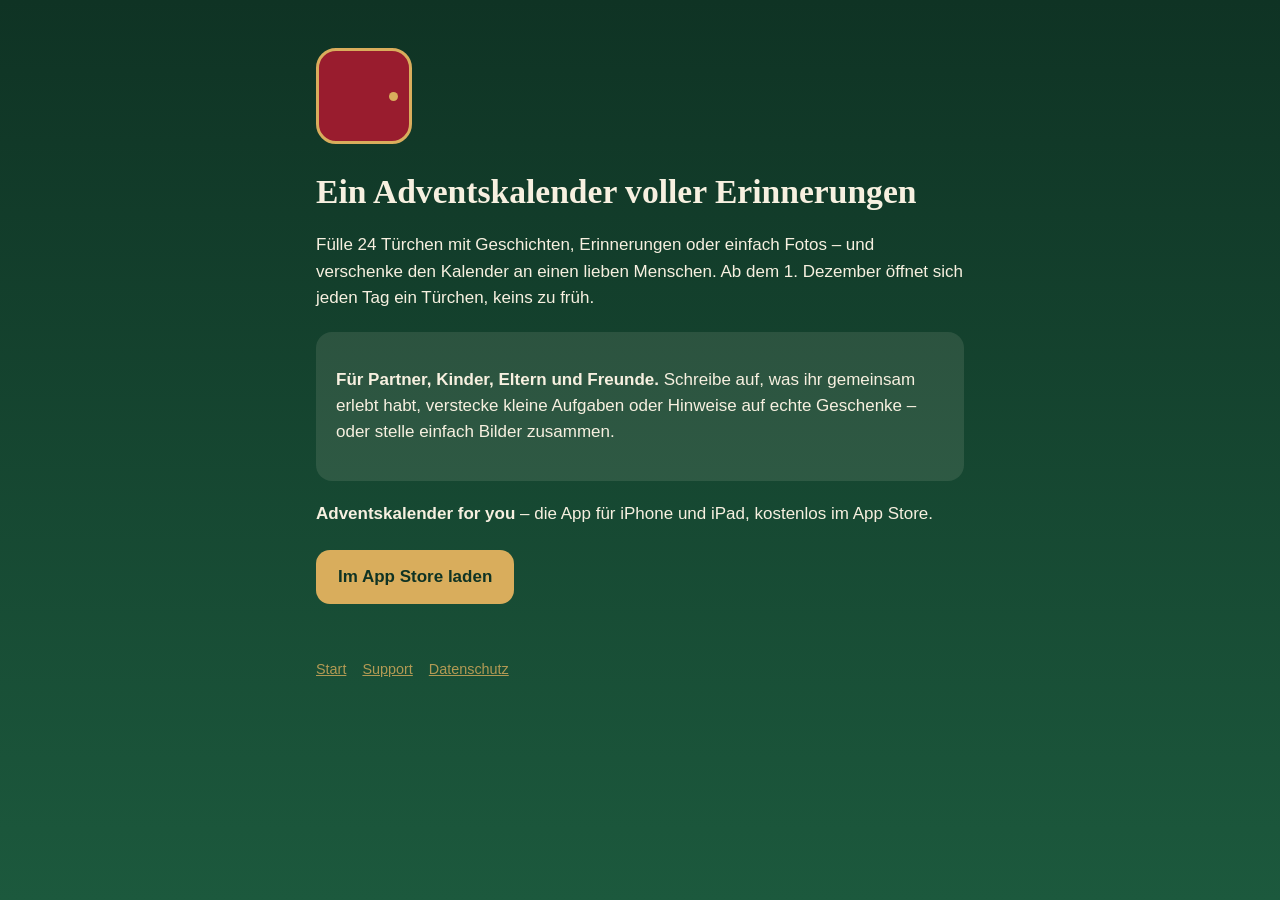
<file: index.html>
<!doctype html>
<html lang="de">
<head>
<meta charset="utf-8">
<meta name="viewport" content="width=device-width, initial-scale=1">
<title>Adventskalender for you</title>
<link rel="stylesheet" href="/style.css">
</head>
<body>
<main>
<div class="door" aria-hidden="true"></div>
<h1>Ein Adventskalender voller Erinnerungen</h1>
<p>Fülle 24 Türchen mit Geschichten, Erinnerungen oder einfach Fotos – und verschenke den Kalender an einen lieben Menschen. Ab dem 1. Dezember öffnet sich jeden Tag ein Türchen, keins zu früh.</p>
<div class="card">
  <p><strong>Für Partner, Kinder, Eltern und Freunde.</strong> Schreibe auf, was ihr gemeinsam erlebt habt, verstecke kleine Aufgaben oder Hinweise auf echte Geschenke – oder stelle einfach Bilder zusammen.</p>
</div>
<p><strong>Adventskalender for you</strong> – die App für iPhone und iPad, kostenlos im App Store.</p>
<p><a class="button" href="https://apps.apple.com/de/app/id6823913650">Im App Store laden</a></p>
<footer><a href="/">Start</a><a href="/support/">Support</a><a href="/datenschutz/">Datenschutz</a></footer>
</main></body></html>
</file>
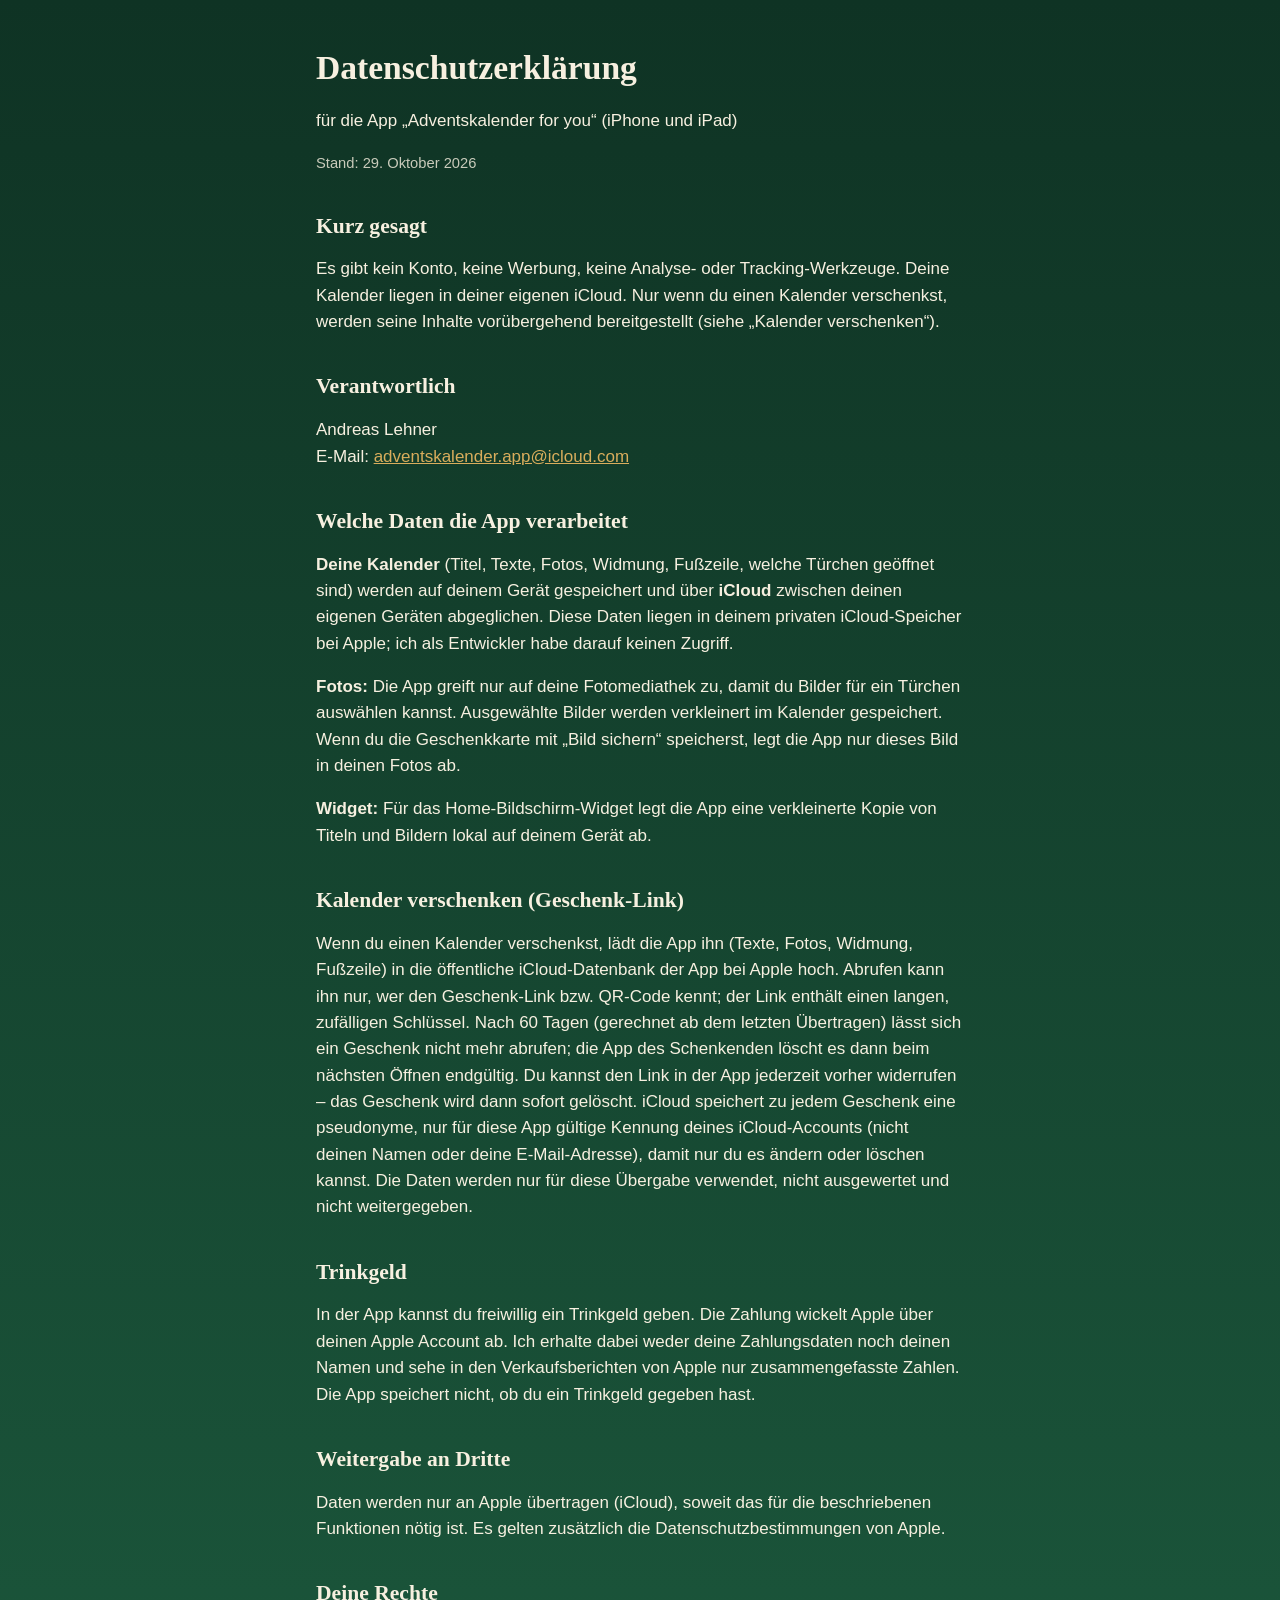
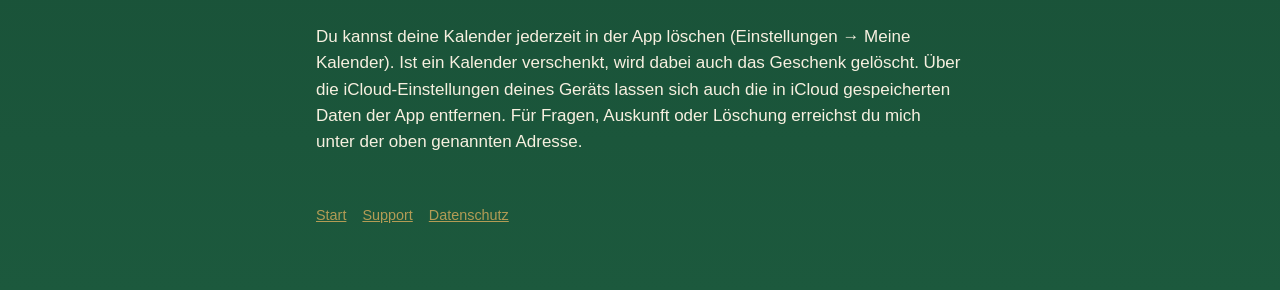
<file: datenschutz/index.html>
<!doctype html>
<html lang="de">
<head>
<meta charset="utf-8">
<meta name="viewport" content="width=device-width, initial-scale=1">
<title>Datenschutz – Adventskalender for you</title>
<link rel="stylesheet" href="/style.css">
</head>
<body>
<main>
<h1>Datenschutzerklärung</h1>
<p>für die App „Adventskalender for you“ (iPhone und iPad)</p>
<p class="muted">Stand: 29. Oktober 2026</p>

<h2>Kurz gesagt</h2>
<p>Es gibt kein Konto, keine Werbung, keine Analyse- oder Tracking-Werkzeuge. Deine Kalender liegen in deiner eigenen iCloud. Nur wenn du einen Kalender verschenkst, werden seine Inhalte vorübergehend bereitgestellt (siehe „Kalender verschenken“).</p>

<h2>Verantwortlich</h2>
<p>Andreas Lehner<br>E-Mail: <a href="mailto:adventskalender.app@icloud.com">adventskalender.app@icloud.com</a></p>

<h2>Welche Daten die App verarbeitet</h2>
<p><strong>Deine Kalender</strong> (Titel, Texte, Fotos, Widmung, Fußzeile, welche Türchen geöffnet sind) werden auf deinem Gerät gespeichert und über <strong>iCloud</strong> zwischen deinen eigenen Geräten abgeglichen. Diese Daten liegen in deinem privaten iCloud-Speicher bei Apple; ich als Entwickler habe darauf keinen Zugriff.</p>
<p><strong>Fotos:</strong> Die App greift nur auf deine Fotomediathek zu, damit du Bilder für ein Türchen auswählen kannst. Ausgewählte Bilder werden verkleinert im Kalender gespeichert. Wenn du die Geschenkkarte mit „Bild sichern“ speicherst, legt die App nur dieses Bild in deinen Fotos ab.</p>
<p><strong>Widget:</strong> Für das Home-Bildschirm-Widget legt die App eine verkleinerte Kopie von Titeln und Bildern lokal auf deinem Gerät ab.</p>

<h2>Kalender verschenken (Geschenk-Link)</h2>
<p>Wenn du einen Kalender verschenkst, lädt die App ihn (Texte, Fotos, Widmung, Fußzeile) in die öffentliche iCloud-Datenbank der App bei Apple hoch. Abrufen kann ihn nur, wer den Geschenk-Link bzw. QR-Code kennt; der Link enthält einen langen, zufälligen Schlüssel. Nach 60 Tagen (gerechnet ab dem letzten Übertragen) lässt sich ein Geschenk nicht mehr abrufen; die App des Schenkenden löscht es dann beim nächsten Öffnen endgültig. Du kannst den Link in der App jederzeit vorher widerrufen – das Geschenk wird dann sofort gelöscht. iCloud speichert zu jedem Geschenk eine pseudonyme, nur für diese App gültige Kennung deines iCloud-Accounts (nicht deinen Namen oder deine E-Mail-Adresse), damit nur du es ändern oder löschen kannst. Die Daten werden nur für diese Übergabe verwendet, nicht ausgewertet und nicht weitergegeben.</p>

<h2>Trinkgeld</h2>
<p>In der App kannst du freiwillig ein Trinkgeld geben. Die Zahlung wickelt Apple über deinen Apple Account ab. Ich erhalte dabei weder deine Zahlungsdaten noch deinen Namen und sehe in den Verkaufsberichten von Apple nur zusammengefasste Zahlen. Die App speichert nicht, ob du ein Trinkgeld gegeben hast.</p>

<h2>Weitergabe an Dritte</h2>
<p>Daten werden nur an Apple übertragen (iCloud), soweit das für die beschriebenen Funktionen nötig ist. Es gelten zusätzlich die Datenschutzbestimmungen von Apple.</p>

<h2>Deine Rechte</h2>
<p>Du kannst deine Kalender jederzeit in der App löschen (Einstellungen → Meine Kalender). Ist ein Kalender verschenkt, wird dabei auch das Geschenk gelöscht. Über die iCloud-Einstellungen deines Geräts lassen sich auch die in iCloud gespeicherten Daten der App entfernen. Für Fragen, Auskunft oder Löschung erreichst du mich unter der oben genannten Adresse.</p>
<footer><a href="/">Start</a><a href="/support/">Support</a><a href="/datenschutz/">Datenschutz</a></footer>
</main></body></html>
</file>
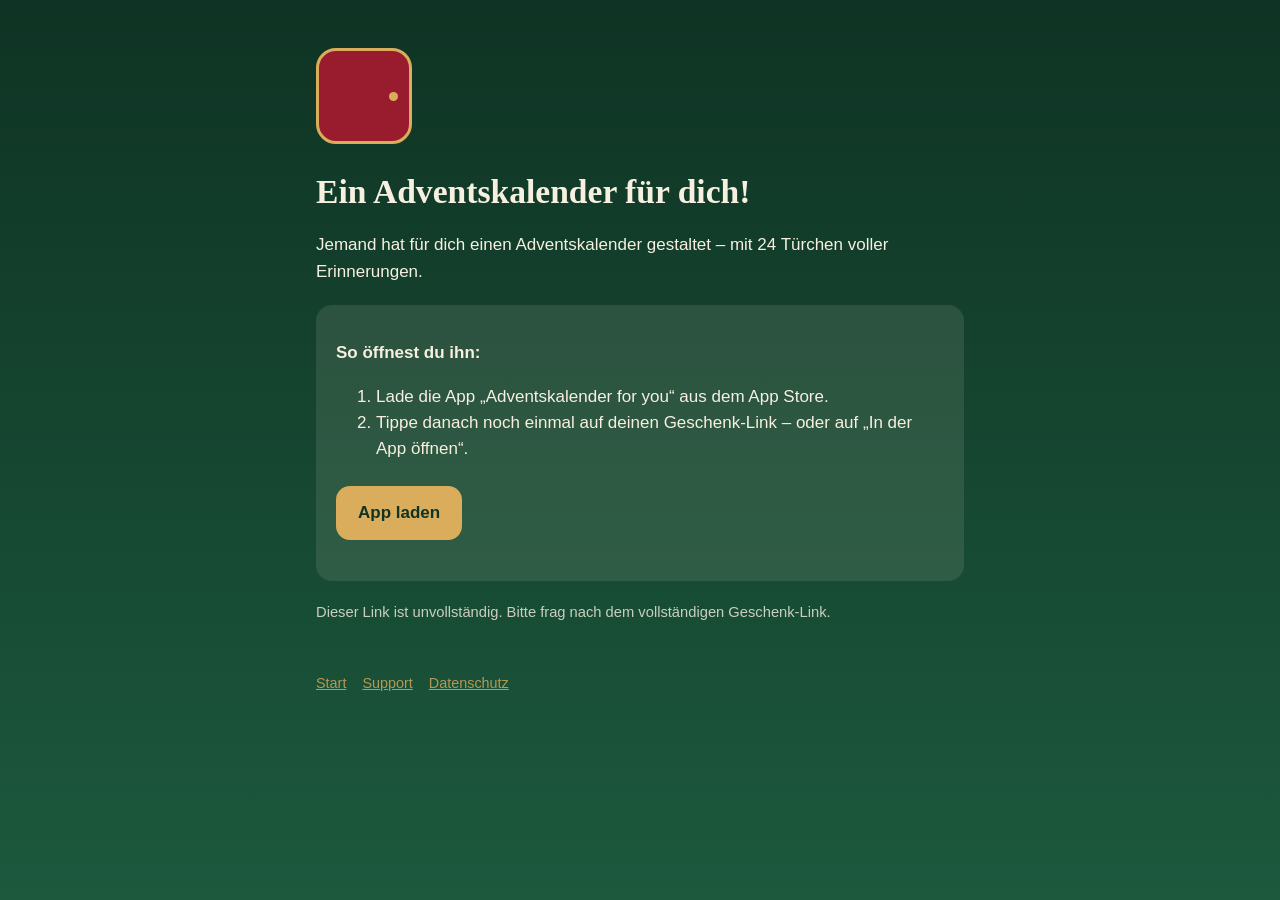
<file: gift/index.html>
<!doctype html>
<html lang="de">
<head>
<meta charset="utf-8">
<meta name="viewport" content="width=device-width, initial-scale=1">
<title>Ein Adventskalender für dich</title>
<link rel="stylesheet" href="/style.css">
</head>
<body>
<main>
<div class="door" aria-hidden="true"></div>
<h1>Ein Adventskalender für dich!</h1>
<p>Jemand hat für dich einen Adventskalender gestaltet – mit 24 Türchen voller Erinnerungen.</p>
<div class="card">
  <p><strong>So öffnest du ihn:</strong></p>
  <ol>
    <li>Lade die App „Adventskalender for you“ aus dem App Store.</li>
    <li>Tippe danach noch einmal auf deinen Geschenk-Link – oder auf „In der App öffnen“.</li>
  </ol>
  <p>
    <a class="button" id="store" href="https://apps.apple.com/de/app/id6823913650">App laden</a>
    <a class="button secondary" id="open" href="#">In der App öffnen</a>
  </p>
</div>
<p class="muted" id="hint">Ab dem 1. Dezember öffnet sich jeden Tag ein Türchen.</p>
<script>
  // Schlüssel aus ?t=… an das App-Schema weiterreichen (Fallback, falls der
  // Universal Link nicht direkt in der App gelandet ist).
  const token = new URLSearchParams(location.search).get("t");
  const open = document.getElementById("open");
  if (token && /^[A-Za-z0-9_-]{16,64}$/.test(token)) {
    open.href = "adventskalender://gift?t=" + encodeURIComponent(token);
  } else {
    open.style.display = "none";
    document.getElementById("hint").textContent =
      "Dieser Link ist unvollständig. Bitte frag nach dem vollständigen Geschenk-Link.";
  }
</script>
<footer><a href="/">Start</a><a href="/support/">Support</a><a href="/datenschutz/">Datenschutz</a></footer>
</main></body></html>
</file>
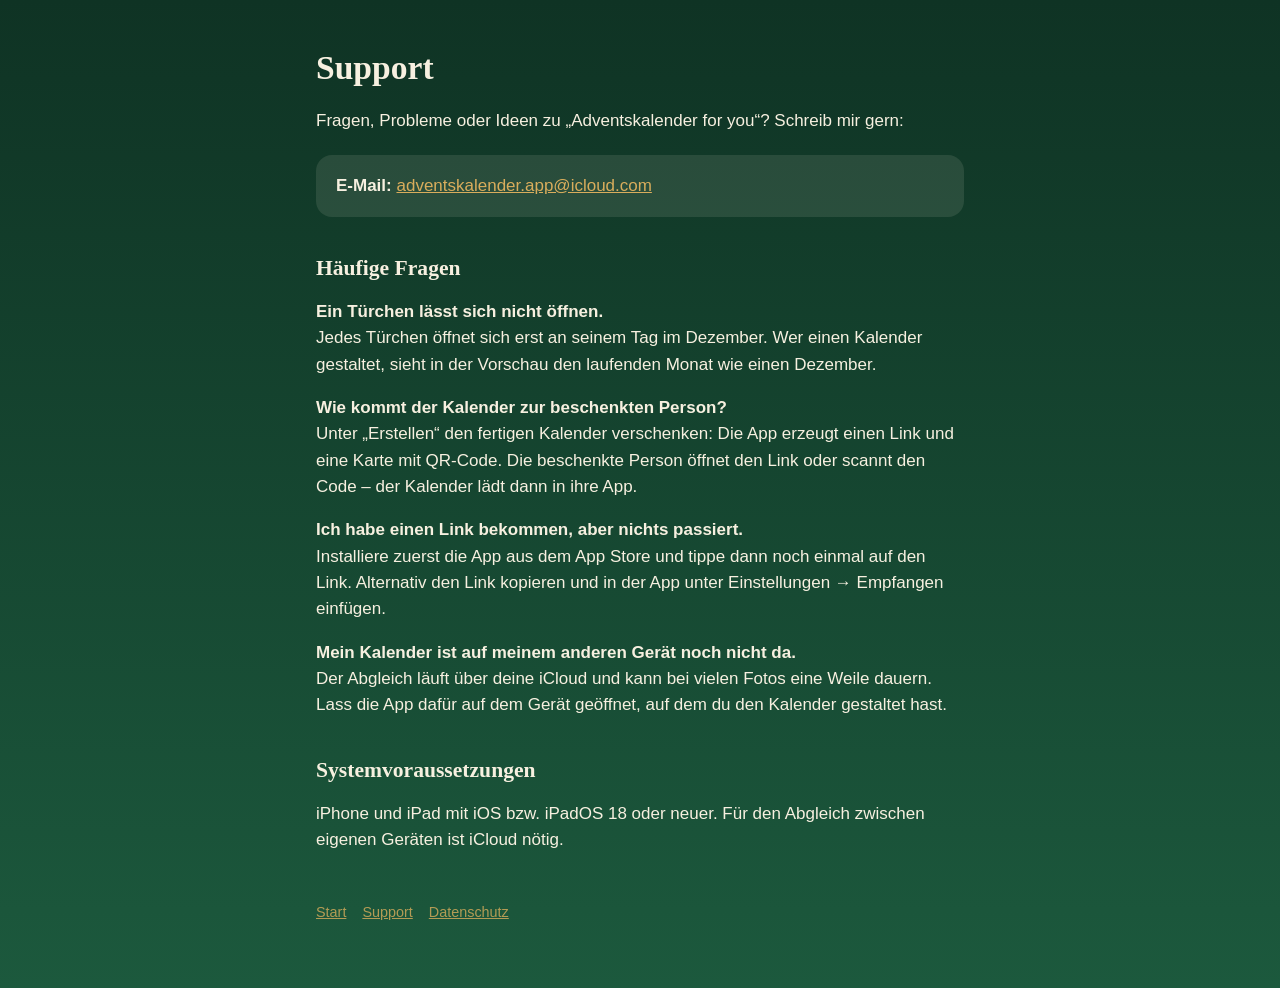
<file: support/index.html>
<!doctype html>
<html lang="de">
<head>
<meta charset="utf-8">
<meta name="viewport" content="width=device-width, initial-scale=1">
<title>Support – Adventskalender for you</title>
<link rel="stylesheet" href="/style.css">
</head>
<body>
<main>
<h1>Support</h1>
<p>Fragen, Probleme oder Ideen zu „Adventskalender for you“? Schreib mir gern:</p>
<p class="card"><strong>E-Mail:</strong> <a href="mailto:adventskalender.app@icloud.com">adventskalender.app@icloud.com</a></p>

<h2>Häufige Fragen</h2>
<p><strong>Ein Türchen lässt sich nicht öffnen.</strong><br>
Jedes Türchen öffnet sich erst an seinem Tag im Dezember. Wer einen Kalender gestaltet, sieht in der Vorschau den laufenden Monat wie einen Dezember.</p>
<p><strong>Wie kommt der Kalender zur beschenkten Person?</strong><br>
Unter „Erstellen“ den fertigen Kalender verschenken: Die App erzeugt einen Link und eine Karte mit QR-Code. Die beschenkte Person öffnet den Link oder scannt den Code – der Kalender lädt dann in ihre App.</p>
<p><strong>Ich habe einen Link bekommen, aber nichts passiert.</strong><br>
Installiere zuerst die App aus dem App Store und tippe dann noch einmal auf den Link. Alternativ den Link kopieren und in der App unter Einstellungen → Empfangen einfügen.</p>
<p><strong>Mein Kalender ist auf meinem anderen Gerät noch nicht da.</strong><br>
Der Abgleich läuft über deine iCloud und kann bei vielen Fotos eine Weile dauern. Lass die App dafür auf dem Gerät geöffnet, auf dem du den Kalender gestaltet hast.</p>

<h2>Systemvoraussetzungen</h2>
<p>iPhone und iPad mit iOS bzw. iPadOS 18 oder neuer. Für den Abgleich zwischen eigenen Geräten ist iCloud nötig.</p>
<footer><a href="/">Start</a><a href="/support/">Support</a><a href="/datenschutz/">Datenschutz</a></footer>
</main></body></html>
</file>
<file: style.css>
:root {
  --green-top: #0F3324;
  --green-bottom: #1C593D;
  --berry: #991C2E;
  --gold: #D9AD5C;
  --cream: #F7F0E0;
}
* { box-sizing: border-box; }
html { background: var(--green-top); }
body {
  margin: 0;
  min-height: 100vh;
  background: linear-gradient(var(--green-top), var(--green-bottom));
  color: var(--cream);
  font: 17px/1.55 -apple-system, BlinkMacSystemFont, "Helvetica Neue", Arial, sans-serif;
}
main { max-width: 680px; margin: 0 auto; padding: 48px 16px 64px; }
h1, h2 { font-family: Georgia, "Times New Roman", serif; font-weight: bold; line-height: 1.2; }
h1 { font-size: 2.1rem; margin: 0 0 0.6em; }
h2 { font-size: 1.35rem; margin: 1.8em 0 0.5em; }
a { color: var(--gold); }
.door {
  width: 96px; height: 96px; margin: 0 0 28px;
  background: var(--berry); border: 3px solid var(--gold); border-radius: 20px;
  position: relative;
}
.door::after {
  content: ""; position: absolute; right: 11px; top: 50%;
  width: 9px; height: 9px; margin-top: -4.5px; border-radius: 50%; background: var(--gold);
}
.card {
  background: rgba(247, 240, 224, 0.1); border-radius: 16px; padding: 18px 20px; margin: 20px 0;
}
.button {
  display: inline-block; padding: 14px 22px; border-radius: 14px; margin: 6px 8px 6px 0;
  background: var(--gold); color: var(--green-top); font-weight: 600; text-decoration: none;
}
.button.secondary { background: transparent; color: var(--cream); border: 2px solid var(--gold); }
.muted { opacity: 0.8; font-size: 0.92rem; }
footer { margin-top: 48px; font-size: 0.9rem; opacity: 0.8; }
footer a { margin-right: 16px; }
</file>
